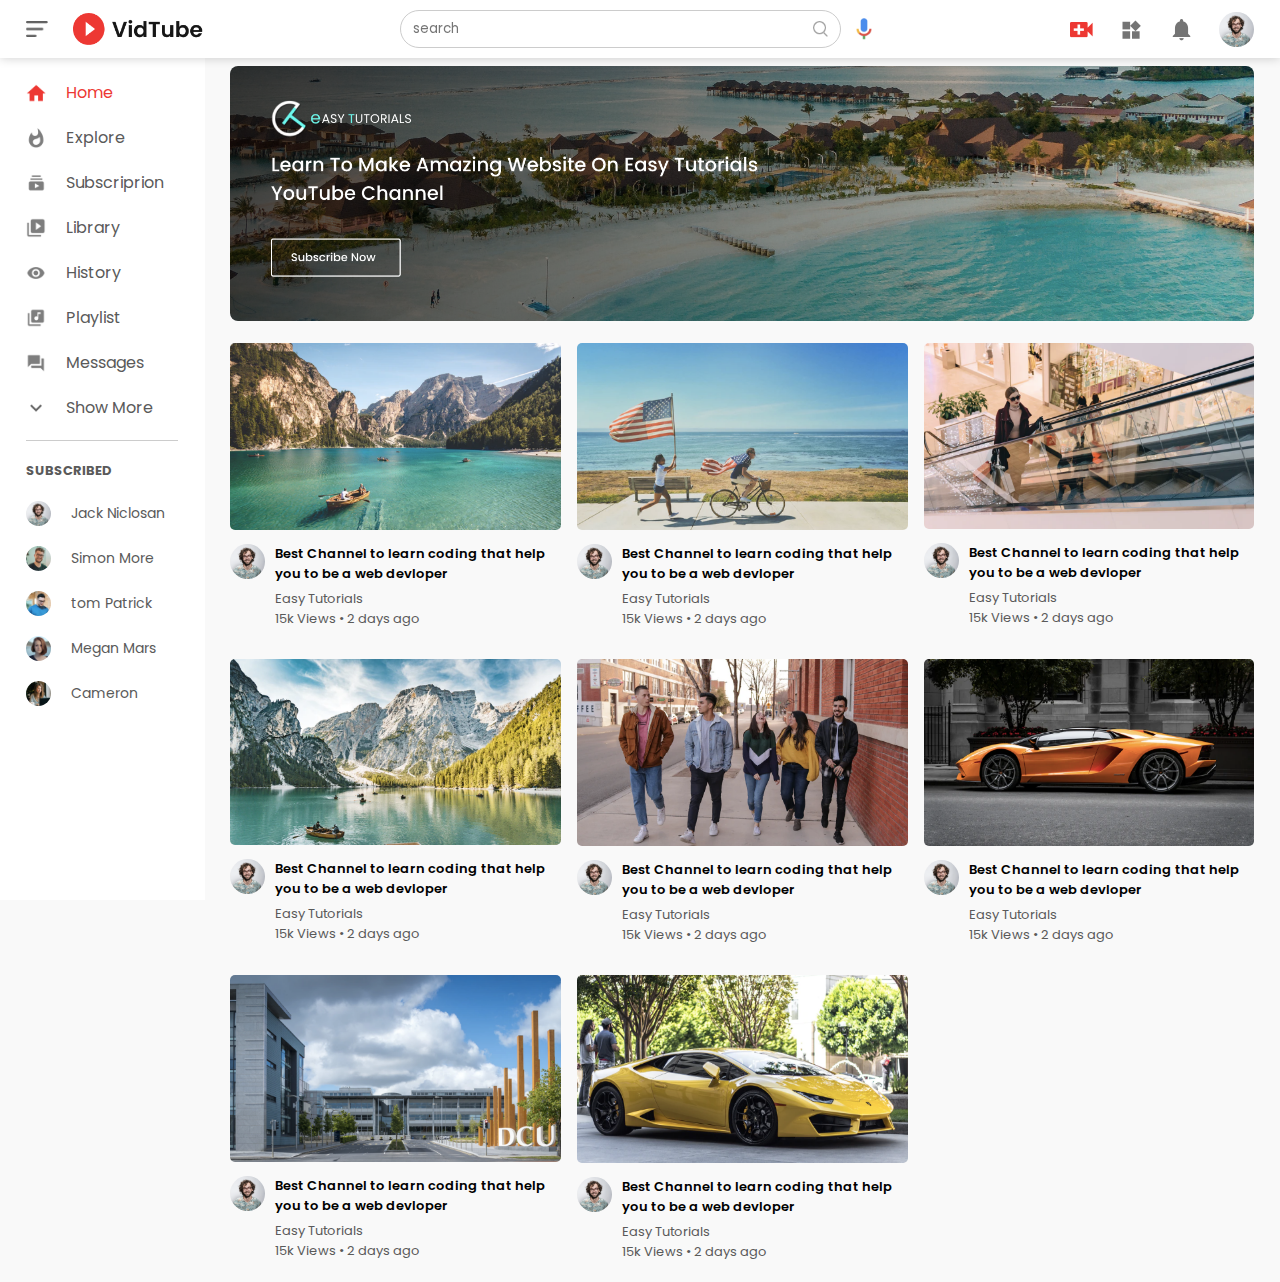
<file: index.html>
<!DOCTYPE html>
<html lang="en">

<head>
    <meta charset="UTF-8">
    <meta http-equiv="X-UA-Compatible" content="IE=edge">
    <meta name="viewport" content="width=device-width, initial-scale=1.0">
    <!-- google fonts -->
    <link rel="preconnect" href="https://fonts.googleapis.com">
    <link rel="preconnect" href="https://fonts.gstatic.com" crossorigin>
    <link href="https://fonts.googleapis.com/css2?family=Open+Sans:wght@300&family=Poppins:wght@200&display=swap"
        rel="stylesheet">
        <!-- stylesheet -->
        <link rel="stylesheet" href="style.css">
    <title>Youtube</title>
</head>

<body>
    <!-- navigation bar -->
    <nav class="flex-div">

        <div class="nav-left flex-div">
            <!-- menu icon -->
            <img src="images/menu.png" alt="menu" class="menu-icon">
            <!-- logo -->
            <img src="images/logo.png" alt="logo" class="logo">
        </div>


        <div class="nav-middle flex-div">
            <!-- search bar -->
            <div class="search-box flex-div">
                <input type="text" placeholder="search">
                <!-- search icon -->
                <img src="images/search.png" alt="search">
            </div>
            <!-- voice sercah icon -->
            <img src="images/voice-search.png" alt="voice" class="mic-icon">
        </div>


        <!-- we added class name flex div to make it align -->
        <div class="nav-right flex-div">
            <!-- upload -->
            <img src="images/upload.png" alt="upload">
            <!-- more  -->
            <img src="images/more.png" alt="upload">
            <!-- notification  -->
            <img src="images/notification.png" alt="upload">
            <!-- user  -->
            <img src="images/Jack.png" alt="upload" class="user-icon">
        </div>
    </nav>

    <!-- ----------------------side bar------------------------------- -->

    <div class="sidebar">
        <div class="shortcut-links">
            <a href="#"><img src="images/home.png"><p>Home</p></a>
            <a href="#"><img src="images/explore.png"><p>Explore</p></a>
            <a href="#"><img src="images/subscriprion.png"><p>Subscriprion</p></a>
            <a href="#"><img src="images/library.png"><p>Library</p></a>
            <a href="#"><img src="images/history.png"><p>History</p></a>
            <a href="#"><img src="images/playlist.png"><p>Playlist</p></a>
            <a href="#"><img src="images/messages.png"><p>Messages</p></a>
            <a href="#"><img src="images/show-more.png"><p>Show More</p></a>
            <hr>
        </div>

        <!-- subscribtions -->
        <div class="subscribed-list">
            <h3>SUBSCRIBED</h3>
            <a href="#"><img src="images/Jack.png"><p>Jack Niclosan</p></a>
            <a href="#"><img src="images/simon.png"><p>Simon More</p></a>
            <a href="#"><img src="images/tom.png"><p>tom Patrick</p></a>
            <a href="#"><img src="images/megan.png"><p>Megan Mars</p></a>
            <a href="#"><img src="images/cameron.png"><p>Cameron</p></a>
        </div>
    </div>



    <!-- -------------main------------------ -->
    
    <div class="container">
        <div class="banner">
            <img src="images/banner.png" alt="banner">
        </div>
        <!-- list of videos -->
        <div class="list-container">
            <!-- every detail about single video -->
            <div class="vid-list">
                <a href="play-video.html"><img src="images/thumbnail1.png" class="thumbnail"></a>
                <div class="flex-div">
                    <!-- channel image -->
                    <img src="images/Jack.png">
                    <div class="vid-info">
                        <!-- vid title -->
                        <a href="play-video.html">Best Channel to learn coding that help you to be a web devloper</a>
                        <p>Easy Tutorials</p>
                        <p>15k Views &bull; 2 days ago</p>
                    </div>
                </div>
            </div>

            <div class="vid-list">
                <a href="play-video.html"><img src="images/thumbnail2.png" class="thumbnail"></a>
                <div class="flex-div">
                    <!-- channel image -->
                    <img src="images/Jack.png">
                    <div class="vid-info">
                        <!-- vid title -->
                        <a href="play-video.html">Best Channel to learn coding that help you to be a web devloper</a>
                        <p>Easy Tutorials</p>
                        <p>15k Views &bull; 2 days ago</p>
                    </div>
                </div>
            </div>

            <div class="vid-list">
                <a href="play-video.html"><img src="images/thumbnail3.png" class="thumbnail"></a>
                <div class="flex-div">
                    <!-- channel image -->
                    <img src="images/Jack.png">
                    <div class="vid-info">
                        <!-- vid title -->
                        <a href="play-video.html">Best Channel to learn coding that help you to be a web devloper</a>
                        <p>Easy Tutorials</p>
                        <p>15k Views &bull; 2 days ago</p>
                    </div>
                </div>
            </div>

            <div class="vid-list">
                <a href="play-video.html"><img src="images/thumbnail4.png" class="thumbnail"></a>
                <div class="flex-div">
                    <!-- channel image -->
                    <img src="images/Jack.png">
                    <div class="vid-info">
                        <!-- vid title -->
                        <a href="play-video.html">Best Channel to learn coding that help you to be a web devloper</a>
                        <p>Easy Tutorials</p>
                        <p>15k Views &bull; 2 days ago</p>
                    </div>
                </div>
            </div>

            <div class="vid-list">
                <a href="play-video.html"><img src="images/thumbnail5.png" class="thumbnail"></a>
                <div class="flex-div">
                    <!-- channel image -->
                    <img src="images/Jack.png">
                    <div class="vid-info">
                        <!-- vid title -->
                        <a href="play-video.html">Best Channel to learn coding that help you to be a web devloper</a>
                        <p>Easy Tutorials</p>
                        <p>15k Views &bull; 2 days ago</p>
                    </div>
                </div>
            </div>

            <div class="vid-list">
                <a href="play-video.html"><img src="images/thumbnail6.png" class="thumbnail"></a>
                <div class="flex-div">
                    <!-- channel image -->
                    <img src="images/Jack.png">
                    <div class="vid-info">
                        <!-- vid title -->
                        <a href="play-video.html">Best Channel to learn coding that help you to be a web devloper</a>
                        <p>Easy Tutorials</p>
                        <p>15k Views &bull; 2 days ago</p>
                    </div>
                </div>
            </div>

            <div class="vid-list">
                <a href="play-video.html"><img src="images/thumbnail7.png" class="thumbnail"></a>
                <div class="flex-div">
                    <!-- channel image -->
                    <img src="images/Jack.png">
                    <div class="vid-info">
                        <!-- vid title -->
                        <a href="play-video.html">Best Channel to learn coding that help you to be a web devloper</a>
                        <p>Easy Tutorials</p>
                        <p>15k Views &bull; 2 days ago</p>
                    </div>
                </div>
            </div>

            <div class="vid-list">
                <a href="play-video.html"><img src="images/thumbnail8.png" class="thumbnail"></a>
                <div class="flex-div">
                    <!-- channel image -->
                    <img src="images/Jack.png">
                    <div class="vid-info">
                        <!-- vid title -->
                        <a href="play-video.html">Best Channel to learn coding that help you to be a web devloper</a>
                        <p>Easy Tutorials</p>
                        <p>15k Views &bull; 2 days ago</p>
                    </div>
                </div>
            </div>
        </div>
    </div>




    <script src="script.js"></script>
</body>

</html>
</file>
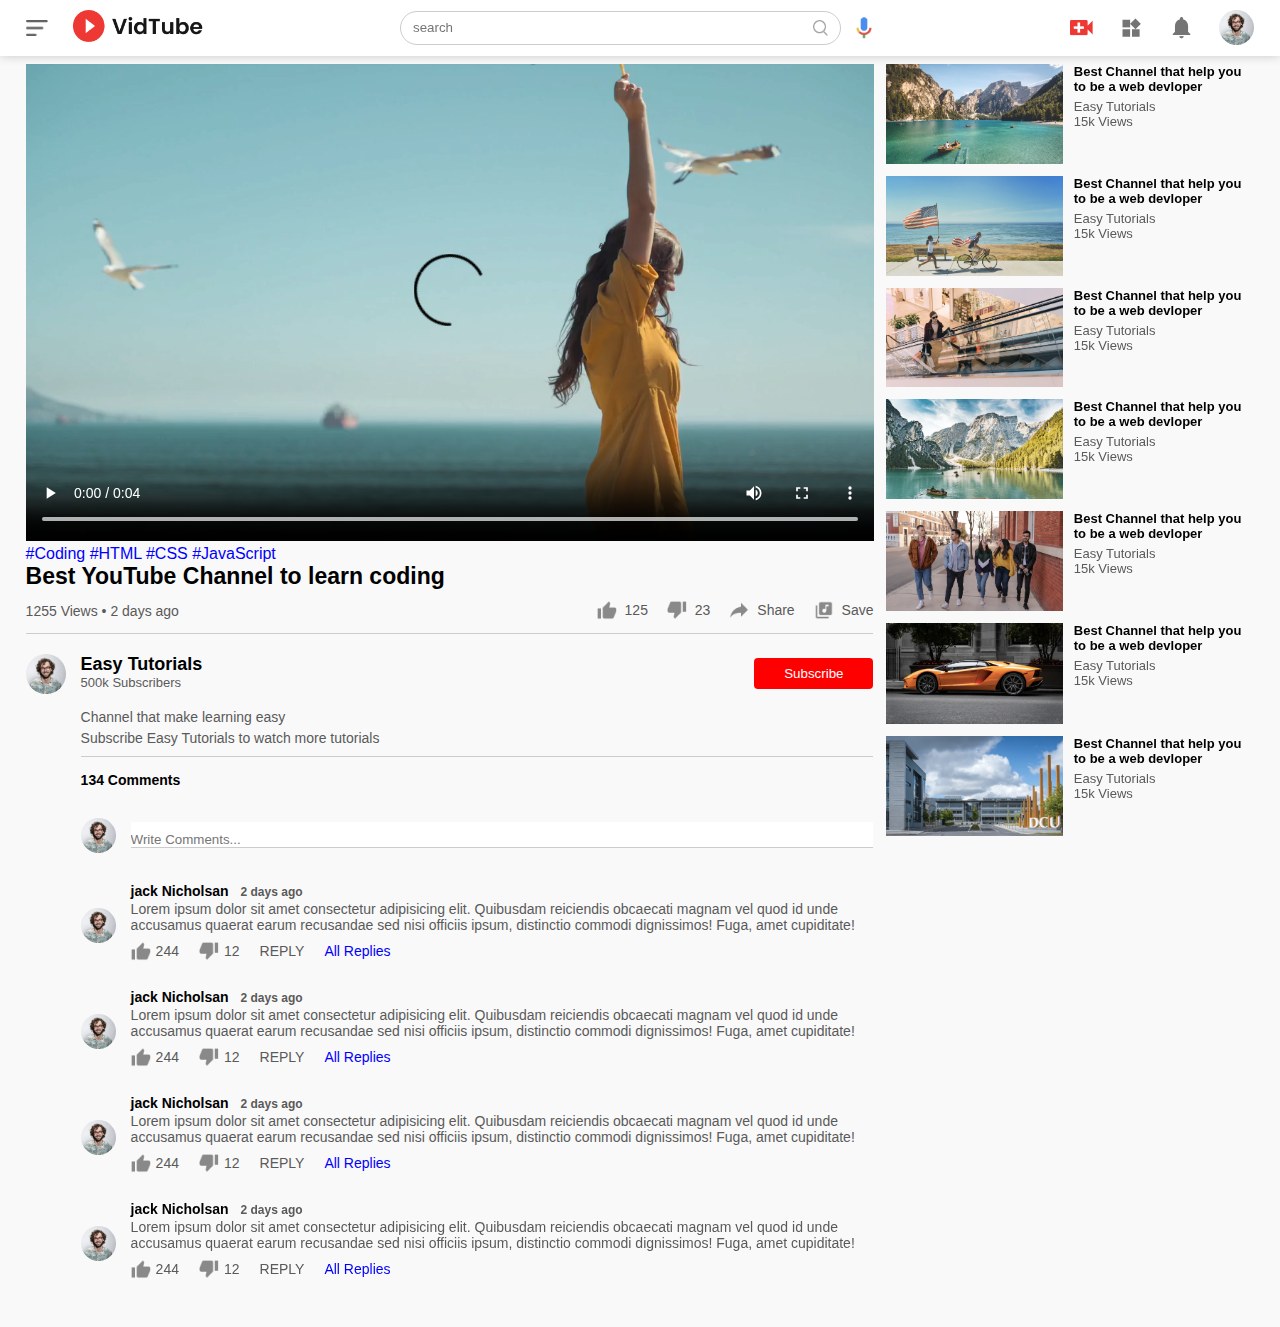
<file: play-video.html>
<!DOCTYPE html>
<html lang="en">
<head>
    <meta charset="UTF-8">
    <meta http-equiv="X-UA-Compatible" content="IE=edge">
    <meta name="viewport" content="width=device-width, initial-scale=1.0">
    <title>Play Video</title>
    <link rel="stylesheet" href="style.css">
</head>
<body>
    <nav class="flex-div">

        <div class="nav-left flex-div">
            <!-- menu icon -->
            <img src="images/menu.png" alt="menu" class="menu-icon">
            <!-- logo -->
            <a href="index.html"><img src="images/logo.png" alt="logo" class="logo"></a>
        </div>


        <div class="nav-middle flex-div">
            <!-- search bar -->
            <div class="search-box flex-div">
                <input type="text" placeholder="search">
                <!-- search icon -->
                <img src="images/search.png" alt="search">
            </div>
            <!-- voice sercah icon -->
            <img src="images/voice-search.png" alt="voice" class="mic-icon">
        </div>


        <!-- we added class name fex div to make it align -->
        <div class="nav-right flex-div">
            <!-- upload -->
            <img src="images/upload.png" alt="upload">
            <!-- more  -->
            <img src="images/more.png" alt="upload">
            <!-- notification  -->
            <img src="images/notification.png" alt="upload">
            <!-- user  -->
            <img src="images/Jack.png" alt="upload" class="user-icon">
        </div>
    </nav>


    <div class="container play-container">
        <div class="row">
            <div class="play-video">
                <video controls autoplay>
                    <source src="images/video.mp4" type="video/mp4">
                </video>

                <div class="tags">
                    <a href="">#Coding</a>
                    <a href="">#HTML</a>
                    <a href="">#CSS</a>
                    <a href="">#JavaScript</a>
                </div>

                <h3>Best YouTube Channel to learn coding</h3>

                <div class="play-video-info">
                    <p>1255 Views &bull; 2 days ago</p>
                    <div>
                        <a href=""><img src="images/like.png">125</a>
                        <a href=""><img src="images/dislike.png">23</a>
                        <a href=""><img src="images/share.png">Share</a>
                        <a href=""><img src="images/save.png">Save</a>
                    </div>
                </div>
                <hr>

                <div class="publisher">
                    <img src="images/Jack.png">
                <div>
                    <p>Easy Tutorials</p>
                    <span>500k Subscribers</span>
                </div>
                <button type="button">Subscribe</button>
            </div>

                <div class="vid-description">
            <p>Channel that make learning easy</p>
            <p>Subscribe Easy Tutorials to watch more tutorials</p>
            <hr>
            <h4>134 Comments</h4>

            <div class="add-comment">
                <img src="images/Jack.png" alt="">
                <input type="text" placeholder="Write Comments...">
            </div>

            <div class="old-comment">
                <img src="images/Jack.png">
                <div>
                    <h3>jack Nicholsan <span>2 days ago</span></h3>
                    <p>Lorem ipsum dolor sit amet consectetur adipisicing elit. Quibusdam reiciendis obcaecati magnam vel quod id unde accusamus quaerat earum recusandae sed nisi officiis ipsum, distinctio commodi dignissimos! Fuga, amet cupiditate!</p>
                    <div class="comment-action">
                        <img src="images/like.png" alt="">
                        <span>244</span>
                        <img src="images/dislike.png" alt="">
                        <span>12</span>
                        <span>REPLY</span>
                        <a href="">All Replies</a>
                    </div>
                </div>
            </div>

            <div class="old-comment">
                <img src="images/Jack.png">
                <div>
                    <h3>jack Nicholsan <span>2 days ago</span></h3>
                    <p>Lorem ipsum dolor sit amet consectetur adipisicing elit. Quibusdam reiciendis obcaecati magnam vel quod id unde accusamus quaerat earum recusandae sed nisi officiis ipsum, distinctio commodi dignissimos! Fuga, amet cupiditate!</p>
                    <div class="comment-action">
                        <img src="images/like.png" alt="">
                        <span>244</span>
                        <img src="images/dislike.png" alt="">
                        <span>12</span>
                        <span>REPLY</span>
                        <a href="">All Replies</a>
                    </div>
                </div>
            </div>

            <div class="old-comment">
                <img src="images/Jack.png">
                <div>
                    <h3>jack Nicholsan <span>2 days ago</span></h3>
                    <p>Lorem ipsum dolor sit amet consectetur adipisicing elit. Quibusdam reiciendis obcaecati magnam vel quod id unde accusamus quaerat earum recusandae sed nisi officiis ipsum, distinctio commodi dignissimos! Fuga, amet cupiditate!</p>
                    <div class="comment-action">
                        <img src="images/like.png" alt="">
                        <span>244</span>
                        <img src="images/dislike.png" alt="">
                        <span>12</span>
                        <span>REPLY</span>
                        <a href="">All Replies</a>
                    </div>
                </div>
            </div>

            <div class="old-comment">
                <img src="images/Jack.png">
                <div>
                    <h3>jack Nicholsan <span>2 days ago</span></h3>
                    <p>Lorem ipsum dolor sit amet consectetur adipisicing elit. Quibusdam reiciendis obcaecati magnam vel quod id unde accusamus quaerat earum recusandae sed nisi officiis ipsum, distinctio commodi dignissimos! Fuga, amet cupiditate!</p>
                    <div class="comment-action">
                        <img src="images/like.png" alt="">
                        <span>244</span>
                        <img src="images/dislike.png" alt="">
                        <span>12</span>
                        <span>REPLY</span>
                        <a href="">All Replies</a>
                    </div>
                </div>
            </div>
        </div>
        </div>

    

        
            <div class="right-sidebar">

                <div class="side-video-list">
                    <a href="#" class="small-thumbnail"><img src="images/thumbnail1.png" alt="one"></a>
                    <div class="vid-info">
                        <a href="">Best Channel that help you to be a web devloper</a>
                        <p>Easy Tutorials</p>
                        <p>15k Views</p>
                    </div>
                </div>

                <div class="side-video-list">
                    <a href="#" class="small-thumbnail"><img src="images/thumbnail2.png" alt="one"></a>
                    <div class="vid-info">
                        <a href="">Best Channel that help you to be a web devloper</a>
                        <p>Easy Tutorials</p>
                        <p>15k Views</p>
                    </div>
                </div>

                <div class="side-video-list">
                    <a href="#" class="small-thumbnail"><img src="images/thumbnail3.png" alt="one"></a>
                    <div class="vid-info">
                        <a href="">Best Channel that help you to be a web devloper</a>
                        <p>Easy Tutorials</p>
                        <p>15k Views</p>
                    </div>
                </div>

                <div class="side-video-list">
                    <a href="#" class="small-thumbnail"><img src="images/thumbnail4.png" alt="one"></a>
                    <div class="vid-info">
                        <a href="">Best Channel that help you to be a web devloper</a>
                        <p>Easy Tutorials</p>
                        <p>15k Views</p>
                    </div>
                </div>

                <div class="side-video-list">
                    <a href="#" class="small-thumbnail"><img src="images/thumbnail5.png" alt="one"></a>
                    <div class="vid-info">
                        <a href="">Best Channel that help you to be a web devloper</a>
                        <p>Easy Tutorials</p>
                        <p>15k Views</p>
                    </div>
                </div>

                <div class="side-video-list">
                    <a href="#" class="small-thumbnail"><img src="images/thumbnail6.png" alt="one"></a>
                    <div class="vid-info">
                        <a href="">Best Channel that help you to be a web devloper</a>
                        <p>Easy Tutorials</p>
                        <p>15k Views</p>
                    </div>
                </div>

                <div class="side-video-list">
                    <a href="#" class="small-thumbnail"><img src="images/thumbnail7.png" alt="one"></a>
                    <div class="vid-info">
                        <a href="">Best Channel that help you to be a web devloper</a>
                        <p>Easy Tutorials</p>
                        <p>15k Views</p>
                    </div>
                </div>
            </div>
        </div>
    </div>
</body>
</html>
</file>
<file: style.css>
*{
    margin: 0;
    padding: 0;
    font-family: 'Poppins', sans-serif;
    box-sizing: border-box;
}

a{
    text-decoration: none;
    color: #5a5a5a;
}

img{
    cursor: pointer;
}

.flex-div{
    display: flex;
    align-items: center;
}

nav{
    padding: 10px 2%;
    /* this thorws left and right to the xetreme ends */
    justify-content: space-between;
    box-shadow: 0 0 10px rgba(0, 0, 0, 0.2);
    background-color: white;
    /* so that nav bar always sticks top of our website */
    position: sticky;
    /* whenever we use position we need to define top */
    top: 0;
    /* z index defines the order of the elements */
    z-index: 10;
}

.nav-right img{
    width: 25px;
    margin-right: 25px;
}

/* designing user icon */
.nav-right .user-icon{
    width: 35px;
    /* to make it circular */
    border-radius: 50%;
    margin-right: 0;
}

.nav-left .menu-icon{
    width: 22px;
    margin-right: 25px;
}

.nav-left .logo{
    width: 130px;
    
}

.nav-middle .mic-icon{
    width: 16px;
}

/* to mae a search box */
.nav-middle .search-box{
    border: 1px solid #ccc;
    margin-right: 15px;
    padding: 8px 12px;
    border-radius: 25px;
}

.nav-middle .search-box input{
    width: 400px;
    border: none;
    outline: 0;
    background: transparent;
}

/* search icon */

.nav-middle .search-box img{
    width: 15px;

}

/* -----------------sidebar------------------------ */
.sidebar{
    background-color: white;
    width: 16%;
    height: 100vh;
    position: fixed;
    top: 0;
    padding-left: 2%;
    padding-top: 80px;
}

.shortcut-links a img{
    width: 20px;
    margin-right: 20px;
}

.shortcut-links a{
    display: flex;
    align-items: center;
    margin-bottom: 20px;
    width: fit-content;
    flex-wrap: wrap;
}

/* select first anchor tag */
.shortcut-links a:first-child{
    color: #ed3833;
}

.sidebar hr{
    border: 0;
    height: 1px;
    background: #ccc;
    width: 85%;
}

.subscribed-list h3{
    font-size: 13px;
    margin: 20px 0px;
    color: #5a5a5a;
    font-weight: bolder;
}

.subscribed-list a{
    display: flex;
    align-items: center;
    margin-bottom: 20px;
    width: fit-content;
    flex-wrap: wrap;
    font-size: 14px;
}
.subscribed-list a img{
    width: 25px;
    border-radius: 50%;
    margin-right: 20px;
}

/*  for toggle sidebar*/
.small-sidebar{
    /* width should be deccresed */
    width: 5%;
}
.small-sidebar a p{
    display:  none;
}

.small-sidebar h3{
    display: none;
}

.small-sidebar hr{
    width: 50%;
    margin-bottom: 25px;
}


/* -----------main------------- */

.container{
    background: #f9f9f9;
    /* 15% is used by sidebar */
    padding-left: 18%;
    padding-right: 2%;
    padding-top: 8px;
    padding-bottom: 20px;
}
.large-container{
    padding: 2% 3% 2% 7%;
}
.banner{
    width: 100%;
}

.banner img{
    width: 100%;
    border-radius: 8px;

}

.list-container{
    display: grid;
    grid-template-columns: repeat(auto-fit,minmax(250px,1fr));
    grid-column-gap: 16px;
    grid-row-gap: 30px;
    margin-top: 15px;

}

.vid-list .thumbnail{
    width: 100%;
    border-radius: 5px;

}

.vid-list .flex-div{
    align-items: flex-start;
    margin-top: 7px;
}

.vid-list .flex-div img{
    width: 35px;
    margin-right: 10px;
    border-radius: 50%;
}

.vid-info {
    color: #5a5a5a;
    font-size: 13px;

}
.vid-info a{
    color: black;
    font-weight: 600;
    display: block;
    margin-bottom: 5px;
}

/* making reflexive for phones */
/* less than 900px */
@media (max-width : 900px){
    .menu-icon{
        display: none;
    }
    .sidebar{
        display: none;
    }

    .container , .large-container{
        padding-left: 5%;
        padding-right: 5%;
    }

    .nav-right img{
        display: none;
    }

    .nav-right .user-icon{
        display: block;
        width: 30px;

    }
    .nav-middle .search-box input{
        width: 150px;
    }
    .nav-middle .mic-icon {
        display: none;
    }
    .nav-left .logo{
        width: 90px;
    }
}


/* ---------play video-------------- */
.play-container{
    padding-left: 2%;
}

.row{
    display: flex;
    justify-content: space-between;
    flex-wrap: wrap;

}

.play-video{
    flex-basis: 69%;
}

.right-sidebar{
    flex-basis: 30%;
}

.play-video video{
    width: 100%;
}
.side-video-list{
    display: flex;
    justify-content: space-between;
    margin-bottom: 8px;
}

.side-video-list img{
    width: 100%;
}
.side-video-list .small-thumbnail{
    flex-basis: 48%;
}

.side-video-list .vid-info{
    flex-basis: 49%;
}

.play-video .tags a{
    color: #0000ff;
    margin-top: 13px;
}

.play-video h3{
    font-weight: 600;
    font-size: 23px;
}

.play-video .play-video-info{
    display: flex;
    align-items: center;
    justify-content: space-between;
    flex-wrap: wrap;
    margin-top: 10px;
    font-size: 14px;
    color: #5a5a5a;
}

.play-video .play-video-info a img{
    width: 20px;
    margin-right: 8px;
}

.play-video .play-video-info a{
    display: inline-flex;
    align-items: center;
    margin-left: 15px;
}
.play-video hr{
    border: none;
    height: 1px;
    margin: 10px 0px;
    background: #ccc;
}

.publisher{
    display: flex;
    align-items: center;
    margin-top: 20px;
}

.publisher div{
    flex: 1;
    line-height: 18px;
}

.publisher img{
    width: 40px;
    border-radius: 50%;
    margin-right: 15px;
}

.publisher div p{
    color: #000;
    font-weight: 600;
    font-size: 18px;
}
.publisher div span{
    font-size: 13px;
    color: #5a5a5a;
}

.publisher button{
    background: red;
    color:  white;
    padding: 8px 30px;
    border: none;
    outline: 0;
    border-radius: 4px;
    cursor: pointer;
}

.vid-description{
    padding-left: 55px;
    margin: 15px 0px;
}

.vid-description p{
    font-size: 14px;
    margin-bottom: 5px;
    color: #5a5a5a;
}

.vid-description h4{
    font-size: 14px;
    columns: #5a5a5a;
    margin-top: 15px;

}

.add-comment{
    display: flex;
    align-items: center;
    margin: 30px 0;
}

.add-comment img{
    width: 35px;
    border-radius: 50%;
    margin-right: 15px;
}

.add-comment input{
    border: none;
    outline: 0;
    border-bottom: 1px solid #ccc;
    width: 100%;
    padding-top: 10px;
}

.old-comment{
    display:  flex;
    align-items: center;
    margin: 20px 0;
}

.old-comment img{
    width: 35px;
    border-radius: 50%;
    margin-right: 15px;
}
.old-comment h3{
    font-size: 14px;
    margin-bottom: 2px;
}

.old-comment h3 span{
    font-size: 12px;
    color: #5a5a5a;
    font-weight: 600;
    margin-left: 8px;
}

.old-comment .comment-action{
    display: flex;
    align-items: center;
    margin: 8px 0;
    font-size: 14px;

}

.old-comment .comment-action img{
    border-radius: 0;
    width: 20px;
    margin-right: 5px;
}

.old-comment .comment-action span{
    margin-right: 20px;
    color: #5a5a5a;
}

.old-comment .comment-action a{
    color: #0000ff;
}

/* responsive */

@media (max-width : 900px){
    .play-video{
        flex-basis: 100%;
    }

    .right-sidebar{
        flex-basis: 100%;
        margin-top: 20px;
    }

    .play-container{
        padding-left: 5%;
    }
    .vid-description{
        padding-left: 0;
    }

    .play-video .play-video-info a{
        margin-left: 0;
        margin-right: 15px;
        margin-top: 15px;
    }
}
</file>
